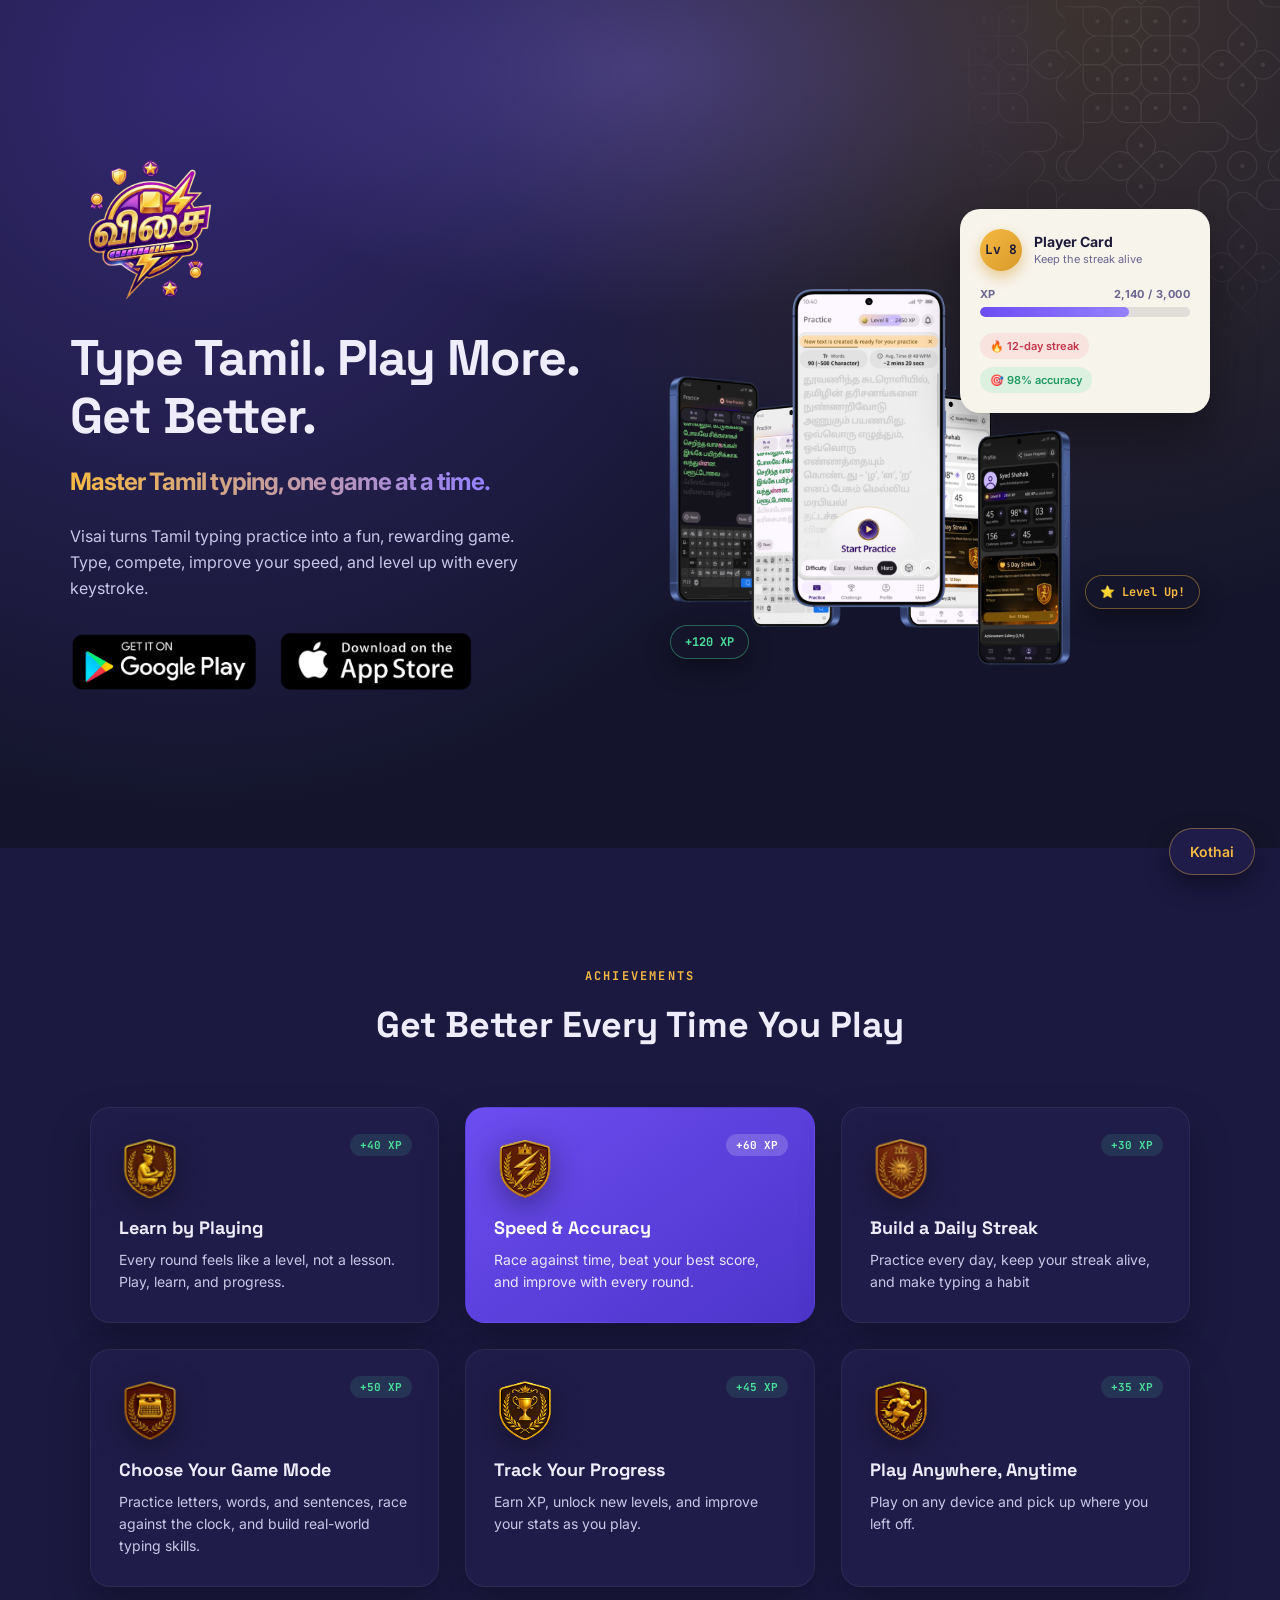
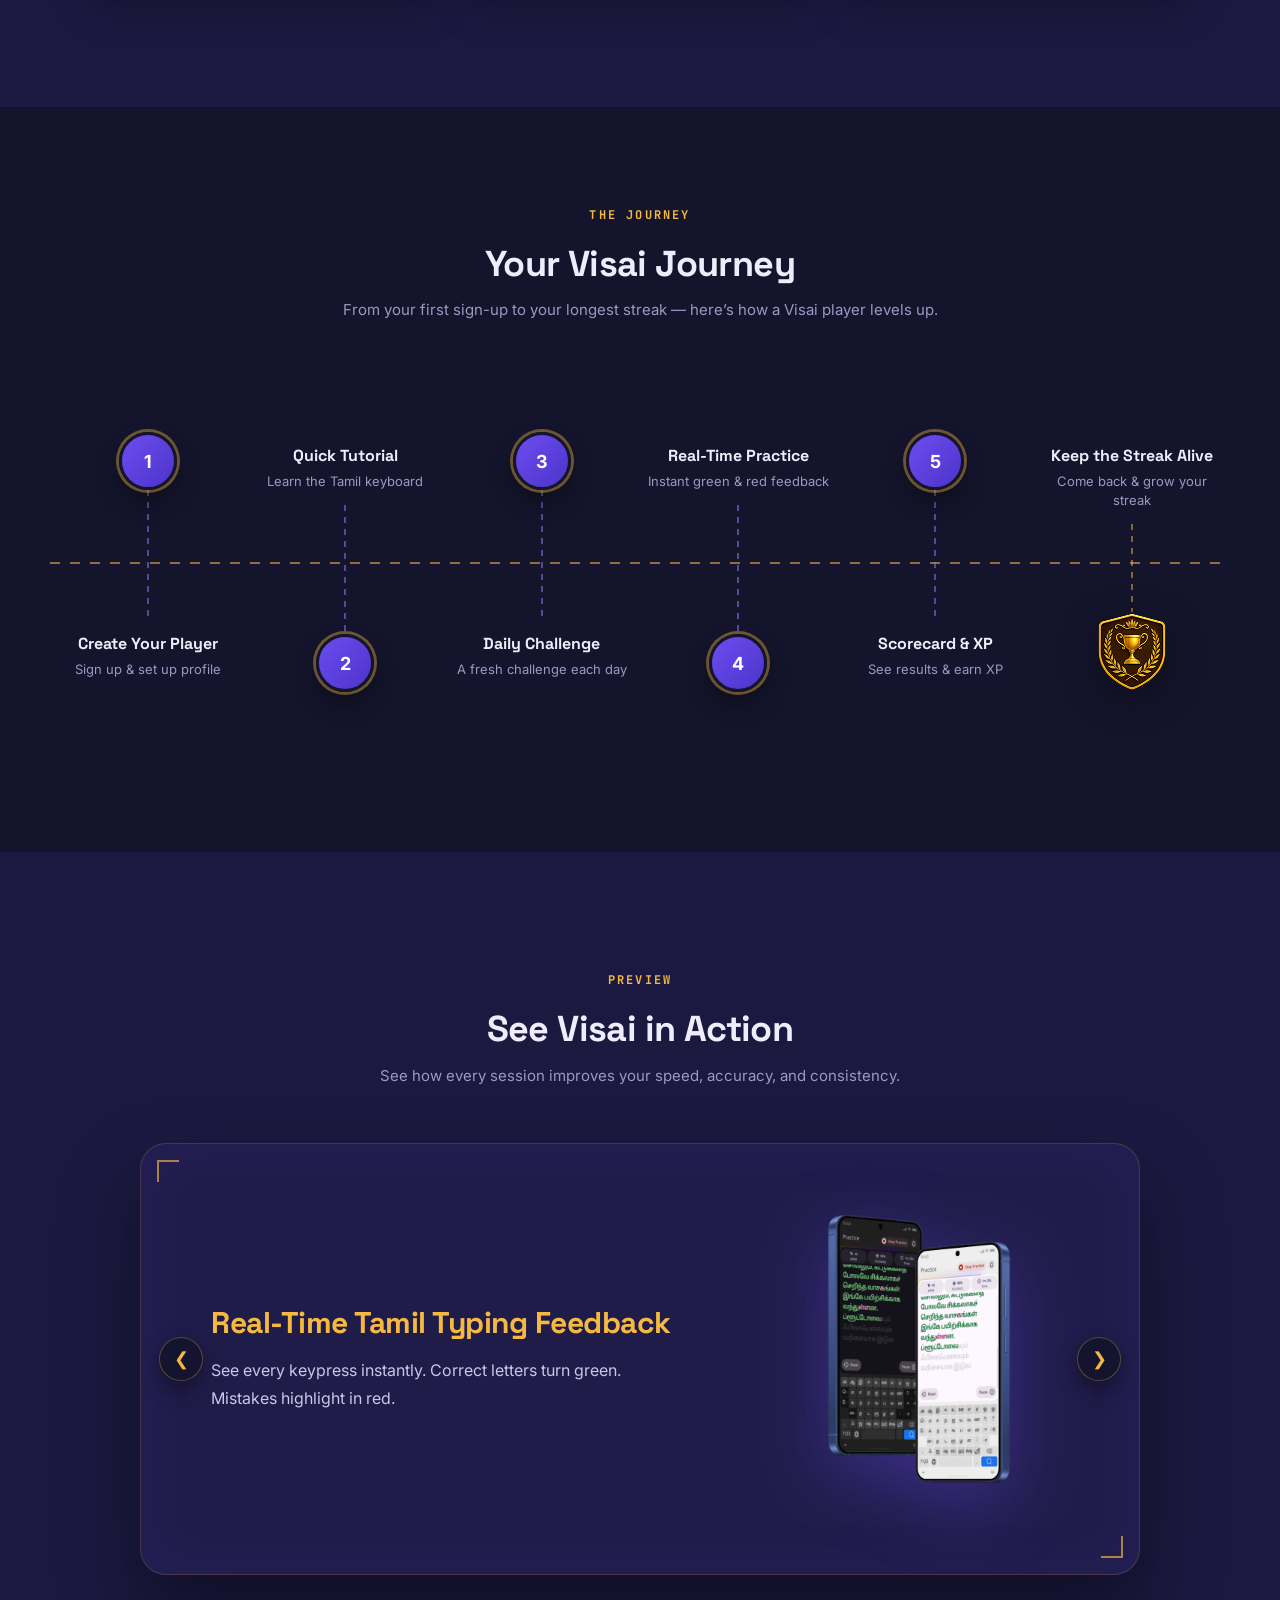
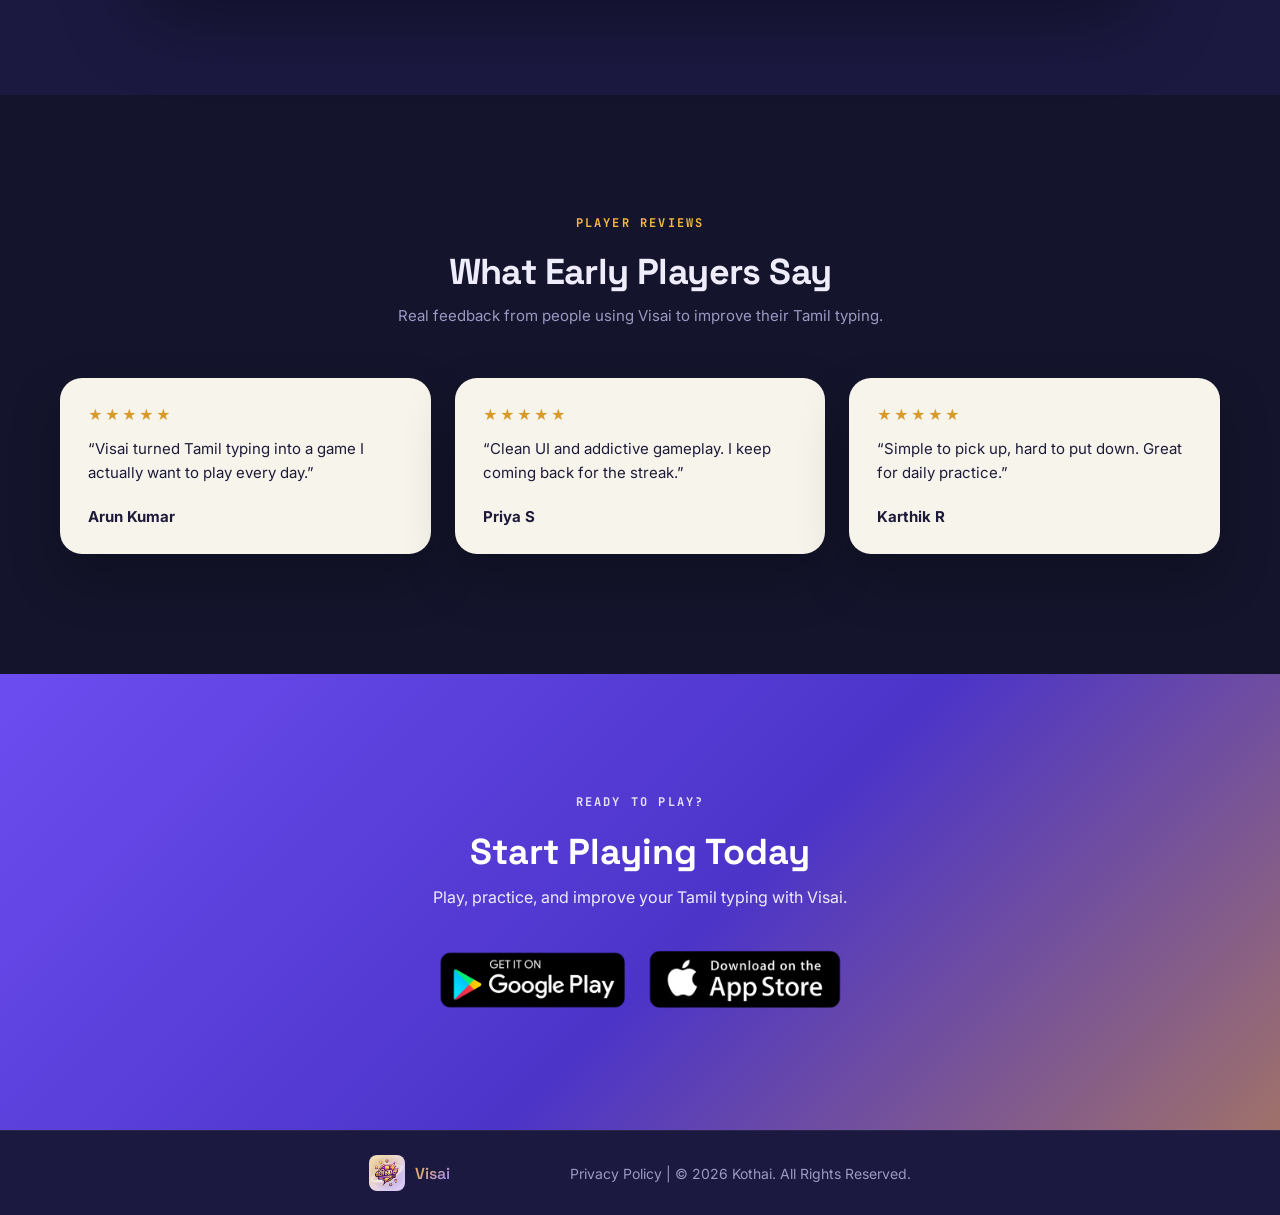
<file: index.html>
<!DOCTYPE html>
<html lang="en">
<head>
  <meta charset="UTF-8" />
  <meta name="viewport" content="width=device-width, initial-scale=1.0"/>
  <title class="logo-title">Visai</title>
  <link rel="stylesheet" href="style.css"/>

  <!-- Icons -->
  <link rel="stylesheet" href="https://cdnjs.cloudflare.com/ajax/libs/font-awesome/6.5.0/css/all.min.css"/>
</head>

<body>

<!-- NAVBAR (hidden initially) -->
<nav class="navbar">
  <div class="nav-left">
    <img src="logo.png" class="nav-logo" />
    <span class="logo-text">Visai</span>
  </div>

  <div class="store-buttons small">
    <a href="https://play.google.com/store/apps/details?id=org.dckap.visai&pcampaignid=web_share">
      <img src="play.png" alt="Get it on Google Play">
    </a>

    <a href="https://apps.apple.com/in/app/visai-app/id6759800070">
      <img src="app.png" alt="Download on App Store">
    </a>
  </div>
</nav>

<!-- HERO -->
<section class="hero">

  <div class="hero-glow"></div>

  <div class="hero-container">

    <!-- LEFT -->
    <div class="hero-left">
      <img src="logo-bg.png" class="hero-logo"/>

      <!-- <span class="section-eyebrow lvl">LEVEL UP  TAMIL TYPING</span> -->

      <h1 class="hero-title">
        Type Tamil. Play More. Get Better.
        <br />
        <span>Master Tamil typing, one game at a time.</span>
      </h1>

      <p>
       Visai turns Tamil typing practice into a fun, rewarding game. Type, compete, improve your speed, and level up with every keystroke.
      </p>

      <!-- BUTTONS -->
      <div class="store-buttons large">
        <a href="https://play.google.com/store/apps/details?id=org.dckap.visai&pcampaignid=web_share">
          <img src="play.png" alt="Get it on Google Play">
        </a>

        <a href="https://apps.apple.com/in/app/visai-app/id6759800070">
          <img src="app.png" alt="Download on App Store">
        </a>
      </div>

      <!-- <div class="hero-stats">
        <div class="hero-stat">
          <span class="hero-stat-num">50K+</span>
          <span class="hero-stat-label">Players</span>
        </div>
        <div class="hero-stat">
          <span class="hero-stat-num">1M+</span>
          <span class="hero-stat-label">Words Typed</span>
        </div>
        <div class="hero-stat">
          <span class="hero-stat-num">4.8&#9733;</span>
          <span class="hero-stat-label">Player Rating</span>
        </div>
      </div> -->
    </div>

    <!-- RIGHT (PLAYER CARD + PHONES) -->
    <div class="hero-right">

      <div class="player-card">
        <div class="player-card-top">
          <div class="level-badge">Lv 8</div>
          <div class="player-card-title">
            <strong>Player Card</strong>
            <span>Keep the streak alive</span>
          </div>
        </div>

        <div class="xp-row">
          <span>XP</span>
          <span class="xp-value">2,140 / 3,000</span>
        </div>

        <div class="xp-bar">
          <div class="xp-fill" data-fill="71"></div>
        </div>

        <div class="player-card-chips">
          <span class="chip streak">&#128293; 12-day streak</span>
          <span class="chip accuracy">&#127919; 98% accuracy</span>
        </div>
      </div>

      <img src="s-1.png" class="phone p1"/>
      <img src="s-2.png" class="phone p2"/>
      <img src="s-5.png" class="phone p3"/>

      <span class="floating-badge badge-1">&#11088; Level Up!</span>
      <span class="floating-badge badge-2">+120 XP</span>

    </div>

  </div>
</section>



<section class="why">

  <span class="section-eyebrow center">ACHIEVEMENTS</span>
  <h2 class="why-title">Get Better Every Time You Play</h2>

  <div class="why-grid">

    <div class="why-card">
      <div class="badge-ring"><img src="badge-learning.png" alt="Learning badge" /></div>
      <span class="xp-tag">+40 XP</span>
      <h3>Learn by Playing</h3>
      <p>Every round feels like a level, not a lesson. Play, learn, and progress.</p>
    </div>

    <div class="why-card highlight">
      <div class="badge-ring"><img src="badge-speed.png" alt="Speed badge" /></div>
      <span class="xp-tag">+60 XP</span>
      <h3>Speed & Accuracy</h3>
      <p>Race against time, beat your best score, and improve with every round.</p>
    </div>

    <div class="why-card">
      <div class="badge-ring"><img src="badge-streak.png" alt="Streak badge" /></div>
      <span class="xp-tag">+30 XP</span>
      <h3>Build a Daily Streak</h3>
      <p>Practice every day, keep your streak alive, and make typing a habit</p>
    </div>

    <div class="why-card">
      <div class="badge-ring"><img src="badge-practice.png" alt="Practice modes badge" /></div>
      <span class="xp-tag">+50 XP</span>
      <h3>Choose Your Game Mode</h3>
      <p>
Practice letters, words, and sentences, race against the clock, and build real-world typing skills.      </p>
      <!-- <ul>
        <li>Letter drills</li>
        <li>Word challenges</li>
        <li>Sentence typing</li>
        <li>Timed rounds</li>
        <li>Real-life practice</li>
      </ul> -->
    </div>

    <div class="why-card">
      <div class="badge-ring"><img src="trophy-badge.png" alt="Trophy badge" /></div>
      <span class="xp-tag">+45 XP</span>
      <h3>Track Your Progress</h3>
      <p>Earn XP, unlock new levels, and improve your stats as you play.</p>
    </div>

    <div class="why-card">
      <div class="badge-ring"><img src="badge-devices.png" alt="Cross-device badge" /></div>
      <span class="xp-tag">+35 XP</span>
      <h3>Play Anywhere, Anytime</h3>
      <p>Play on any device and pick up where you left off.</p>
    </div>

  </div>

</section>

<section class="journey">

  <span class="section-eyebrow center">THE JOURNEY</span>
  <h2 class="journey-title">Your Visai Journey</h2>
  <p class="subheading">
    From your first sign-up to your longest streak &mdash;
    here&rsquo;s how a Visai player levels up.
  </p>

  <div class="roadmap">

    <div class="roadmap-rail"></div>

    <div class="roadmap-col up">
      <div class="roadmap-node"><span>1</span></div>
      <div class="roadmap-connector"></div>
      <div class="roadmap-caption">
        <h3>Create Your Player</h3>
        <p>Sign up &amp; set up profile</p>
      </div>
    </div>

    <div class="roadmap-col down">
      <div class="roadmap-caption">
        <h3>Quick Tutorial</h3>
        <p>Learn the Tamil keyboard</p>
      </div>
      <div class="roadmap-connector"></div>
      <div class="roadmap-node"><span>2</span></div>
    </div>

    <div class="roadmap-col up">
      <div class="roadmap-node"><span>3</span></div>
      <div class="roadmap-connector"></div>
      <div class="roadmap-caption">
        <h3>Daily Challenge</h3>
        <p>A fresh challenge each day</p>
      </div>
    </div>

    <div class="roadmap-col down">
      <div class="roadmap-caption">
        <h3>Real-Time Practice</h3>
        <p>Instant green &amp; red feedback</p>
      </div>
      <div class="roadmap-connector"></div>
      <div class="roadmap-node"><span>4</span></div>
    </div>

    <div class="roadmap-col up">
      <div class="roadmap-node"><span>5</span></div>
      <div class="roadmap-connector"></div>
      <div class="roadmap-caption">
        <h3>Scorecard &amp; XP</h3>
        <p>See results &amp; earn XP</p>
      </div>
    </div>

    <div class="roadmap-col down final">
      <div class="roadmap-caption">
        <h3>Keep the Streak Alive</h3>
        <p>Come back &amp; grow your streak</p>
      </div>
      <div class="roadmap-connector"></div>
      <div class="roadmap-node final-badge"><img src="trophy-badge.png" alt="Streak trophy badge"/></div>
    </div>

  </div>

</section>

<section class="visai-demo">

  <span class="section-eyebrow center">PREVIEW</span>
  <h2>See Visai in Action</h2>

  <p class="subheading">
    See how every session improves your speed,
    accuracy, and consistency.
  </p>


  <div class="slider">

    <!-- LEFT ARROW -->
    <button class="arrow left" aria-label="Previous slide">
      &#10094;
    </button>


    <div class="slides">

      <!-- SLIDE 1 -->
      <div class="slide active">

        <div class="content">

          <div class="text">
            <!-- <span class="stage-tag">STAGE 01</span> -->
            <h3 class="card-head">Real-Time Tamil Typing Feedback</h3>

            <p>
              See every keypress instantly.
              Correct letters turn green.
              Mistakes highlight in red.
            </p>
          </div>

          <div class="image">
            <img src="s-1.png" alt="Tamil typing feedback">
          </div>

        </div>

      </div>


      <!-- SLIDE 2 -->
      <div class="slide">

        <div class="content">

          <div class="text">
            <!-- <span class="stage-tag">STAGE 02</span> -->
            <h3 class="card-head">Practice at Your Own Pace</h3>

            <p>
              Structured practice designed
              to help you build Tamil typing fluency.
            </p>
          </div>

          <div class="image">
            <img src="s-2.png" alt="Tamil typing practice">
          </div>

        </div>

      </div>


      <!-- SLIDE 3 -->
      <div class="slide">

        <div class="content">

          <div class="text">
            <!-- <span class="stage-tag">STAGE 03</span> -->
            <h3 class="card-head">Earn Badges. Build Streaks.</h3>

            <p>
              Track your progress, unlock achievements,
              and stay consistent every day.
            </p>
          </div>

          <div class="image">
            <img src="s-3.png" alt="Badges and streaks">
          </div>

        </div>

      </div>


      <!-- SLIDE 4 -->
      <div class="slide">

        <div class="content">

          <div class="text">
            <!-- <span class="stage-tag">STAGE 04</span> -->
            <h3 class="card-head">A New Challenge Every Day</h3>

            <p>
              Daily goals designed to sharpen
              your Tamil typing skills.
            </p>
          </div>

          <div class="image">
            <img src="s-4.png" alt="Daily typing challenge">
          </div>

        </div>

      </div>


      <!-- SLIDE 5 -->
      <div class="slide">

        <div class="content">

          <div class="text">
            <!-- <span class="stage-tag">STAGE 05</span> -->
            <h3 class="card-head">See Your Progress Clearly</h3>

            <p>
              Understand your progress with
              your personal Tamil typing dashboard.
            </p>
          </div>

          <div class="image">
            <img src="s-5.png" alt="Tamil typing dashboard">
          </div>

        </div>

      </div>

    </div>


    <!-- RIGHT ARROW -->
    <button class="arrow right" aria-label="Next slide">
      &#10095;
    </button>

  </div>

</section>

<section class="testimonials">

  <span class="section-eyebrow center">PLAYER REVIEWS</span>
  <h2>What Early Players Say</h2>

  <p>
    Real feedback from people using Visai to improve their Tamil typing.
  </p>

  <div class="testimonial-grid">

    <div class="card">
      <div class="stars">&#9733;&#9733;&#9733;&#9733;&#9733;</div>
      <p>
        &ldquo;Visai turned Tamil typing into a game I actually want to play every day.&rdquo;
      </p>
      <h4>Arun Kumar</h4>
    </div>

    <div class="card">
      <div class="stars">&#9733;&#9733;&#9733;&#9733;&#9733;</div>
      <p>
        &ldquo;Clean UI and addictive gameplay. I keep coming back for the streak.&rdquo;
      </p>
      <h4>Priya S</h4>
    </div>

    <div class="card">
      <div class="stars">&#9733;&#9733;&#9733;&#9733;&#9733;</div>
      <p>
        &ldquo;Simple to pick up, hard to put down. Great for daily practice.&rdquo;
      </p>
      <h4>Karthik R</h4>
    </div>

  </div>

</section>

<section class="cta">

  <span class="section-eyebrow center light">READY TO PLAY?</span>
  <h2>Start Playing Today</h2>
  <p>Play, practice, and improve your Tamil typing with Visai. </p>

  <div class="store-buttons large">
    <a href="https://play.google.com/store/apps/details?id=org.dckap.visai&pcampaignid=web_share">
      <img src="play.png" alt="Get it on Google Play">
    </a>

    <a href="https://apps.apple.com/in/app/visai-app/id6759800070">
      <img src="app.png" alt="Download on App Store">
    </a>
  </div>

</section>
<footer class="footer">
  <div class="footer-content">

    <div class="footer-left">
      <img src="logo.png" alt="Visai Logo" class="footer-logo">
      <span class="logo-text">Visai</span>
    </div>

    <div class="footer-right">
      <a href="https://keyboard.kothai.org/privacy-policy/"> Privacy Policy |</a>
      &copy; 2026 Kothai. All Rights Reserved.
    </div>

  </div>
</footer>

<!-- SCROLL SCRIPT -->
<script>
  const navbar = document.querySelector(".navbar");

  window.addEventListener("scroll", () => {
    if (window.scrollY > 80) {
      navbar.classList.add("show");
    } else {
      navbar.classList.remove("show");
    }
  });

  // ---------------------------------
  // DEMO SHOWCASE SLIDER
  // ---------------------------------
  (function () {
    const slides = document.querySelectorAll(".visai-demo .slide");
    const nextBtn = document.querySelector(".arrow.right");
    const prevBtn = document.querySelector(".arrow.left");
    const slider = document.querySelector(".slider");

    let current = 0;
    let timer;

    function show(i) {
      slides.forEach(s => s.classList.remove("active"));
      slides[i].classList.add("active");
    }

    function start() {
      timer = setInterval(() => {
        current = (current + 1) % slides.length;
        show(current);
      }, 3000);
    }

    function stop() {
      clearInterval(timer);
    }

    nextBtn.addEventListener("click", () => {
      current = (current + 1) % slides.length;
      show(current);
      stop(); start();
    });

    prevBtn.addEventListener("click", () => {
      current = (current - 1 + slides.length) % slides.length;
      show(current);
      stop(); start();
    });

    slider.addEventListener("mouseenter", stop);
    slider.addEventListener("mouseleave", start);

    show(current);
    start();
  })();

  // ---------------------------------
  // XP BAR FILL ON SCROLL
  // ---------------------------------
  (function () {
    const fill = document.querySelector(".xp-fill");
    if (!fill) return;

    const target = fill.dataset.fill + "%";

    const observer = new IntersectionObserver((entries) => {
      entries.forEach((entry) => {
        if (entry.isIntersecting) {
          fill.style.width = target;
          observer.unobserve(fill);
        }
      });
    }, { threshold: 0.4 });

    observer.observe(fill);
  })();

  // ---------------------------------
  // ROADMAP STEP POP-IN ON SCROLL
  // ---------------------------------
  (function () {
    const cols = document.querySelectorAll(".roadmap-col");
    const rail = document.querySelector(".roadmap-rail");
    if (!cols.length) return;

    const observer = new IntersectionObserver((entries) => {
      entries.forEach((entry) => {
        if (entry.isIntersecting) {
          entry.target.classList.add("in-view");
          observer.unobserve(entry.target);
        }
      });
    }, { threshold: 0.3 });

    cols.forEach((col, i) => {
      col.style.transitionDelay = i * 90 + "ms";
      observer.observe(col);
    });

    if (rail) {
      const railObserver = new IntersectionObserver((entries) => {
        entries.forEach((entry) => {
          if (entry.isIntersecting) {
            rail.classList.add("in-view");
            railObserver.unobserve(rail);
          }
        });
      }, { threshold: 0.1 });
      railObserver.observe(rail);
    }
  })();

  // ---------------------------------
  // ACHIEVEMENT CARD POP-IN ON SCROLL
  // ---------------------------------
  (function () {
    const cards = document.querySelectorAll(".why-card");
    if (!cards.length) return;

    const observer = new IntersectionObserver((entries) => {
      entries.forEach((entry) => {
        if (entry.isIntersecting) {
          entry.target.classList.add("in-view");
          observer.unobserve(entry.target);
        }
      });
    }, { threshold: 0.2 });

    cards.forEach((card, i) => {
      card.style.transitionDelay = (i % 3) * 90 + "ms";
      observer.observe(card);
    });
  })();
</script>
<a href="https://kothai.org/" class="floating-btn">
  Kothai
</a>
</body>
</html>
</file>
<file: style.css>
/* =========================================================
   VISAI LANDING PAGE — "ACHIEVEMENT DASHBOARD" THEME
   Dark indigo shell, gold/violet accents, RPG progress UI
========================================================= */


/* =========================================================
   0. TOKENS
========================================================= */

@import url('https://fonts.googleapis.com/css2?family=Space+Grotesk:wght@500;600;700&family=Inter:wght@400;500;600;700&family=JetBrains+Mono:wght@500;700&display=swap');

:root {
  --bg-deep: #14152C;
  --bg-deep-2: #1B1940;
  --bg-deep-3: #201C4A;

  --violet: #6C4DF0;
  --violet-light: #9481FF;

  --gold: #F5B942;
  --gold-dark: #D89A2A;

  --parchment: #F7F4EC;
  --parchment-dim: #EDE9DC;

  --mint: #4ADE9A;
  --red: #FF6B7A;

  --ink: #EFEDFB;
  --ink-soft: #C9C6E6;
  --muted: #9C98C2;

  --ink-dark: #1E1B3A;
  --muted-dark: #6B6690;

  --font-display: 'Space Grotesk', 'Inter', sans-serif;
  --font-body: 'Inter', sans-serif;
  --font-mono: 'JetBrains Mono', monospace;
}


/* =========================================================
   1. GLOBAL
========================================================= */

*,
*::before,
*::after {
  margin: 0;
  padding: 0;
  box-sizing: border-box;
  font-family: var(--font-body);
}

html {
  scroll-behavior: smooth;
}

body {
  position: relative;

  background: var(--bg-deep);
  color: var(--ink);
  font-family: var(--font-body);
  overflow-x: hidden;
}

img {
  max-width: 100%;
}

button,
a {
  font-family: inherit;
}

h1, h2, h3 {
  font-family: var(--font-display);
}

/* Reusable eyebrow / stage labels */

.section-eyebrow {
  display: inline-block;

  margin-bottom: 20px;
  

  font-family: var(--font-mono);
  font-size: 12px;
  font-weight: 700;

  letter-spacing: 2.2px;

  color: var(--gold);
}

.section-eyebrow.center {
  display: block;
  text-align: center;
}

.section-eyebrow.light {
  color: rgba(255, 255, 255, 0.85);
}


/* =========================================================
   2. NAVBAR
========================================================= */

.navbar {
  position: fixed;

  top: 0;
  left: 0;

  width: 100%;

  display: flex;
  align-items: center;
  justify-content: space-between;

  padding: 10px 20px;

  background: rgba(20, 21, 44, 0.75);

  border-bottom: 1px solid rgba(245, 185, 66, 0.12);

  backdrop-filter: blur(14px);
  -webkit-backdrop-filter: blur(14px);

  z-index: 1000;

  transform: translateY(-100%);
  transition: transform 0.3s ease;
}

.navbar.show {
  transform: translateY(0);
}


/* LEFT */

.nav-left {
  display: flex;
  align-items: center;

  gap: 10px;

  padding-left: 20px;
}

.nav-logo {
  width: 40px;
  height: 40px;

  object-fit: contain;

  border-radius: 8px;
}

.logo-text {
  font-family: var(--font-display);
  font-size: 20px;
  font-weight: 700;

  background: linear-gradient(
    135deg,
    var(--gold),
    var(--violet-light)
  );

  background-clip: text;
  -webkit-background-clip: text;

  color: transparent;
  -webkit-text-fill-color: transparent;
}


/* RIGHT */

.nav-right {
  display: flex;
  align-items: center;

  gap: 14px;
}


/* =========================================================
   3. STORE BUTTONS
========================================================= */

.store-buttons {
  display: flex;
  align-items: center;

  gap: 20px;
}

.store-buttons a {
  display: inline-flex;
  border-radius: 12px;
  transition: transform 0.18s ease, filter 0.18s ease;
}

.store-buttons a:hover {
  transform: translateY(-3px);
  filter: brightness(1.08);
}

.store-buttons a:active {
  transform: translateY(0);
}

/* STORE IMAGE SIZES */

.store-buttons img {
  width: auto;
  height: 400px;

  /* object-fit: contain; */

  /* border-radius: 12px; */

  /* filter: drop-shadow(0 10px 20px rgba(0, 0, 0, 0.35)); */
}

.store-buttons.small img {
  height: 40px;
}

.store-buttons.large img {
  height: 60px;
}


/* =========================================================
   4. HERO
========================================================= */

.hero {
  position: relative;

  padding: 150px 40px 120px;

  overflow: hidden;

  background:
    radial-gradient(circle at 15% 10%, rgba(108, 77, 240, 0.35), transparent 55%),
    radial-gradient(circle at 85% 0%, rgba(245, 185, 66, 0.18), transparent 45%),
    var(--bg-deep);
}

.hero::before {
  content: "";

  position: absolute;

  top: -140px;
  right: -160px;

  width: 480px;
  height: 480px;

  background-image: url('bg-pattern.png');
  background-repeat: repeat;
  background-position: top right;
  

  /* transform: rotate(-18deg); */
  transform-origin: top right;

  opacity: 0.09;
 /* Fade the edges radially */
  -webkit-mask-image: radial-gradient(
    circle,
    black 20%,
    rgba(0, 0, 0, 0.8) 45%,
    transparent 75%
  );
  mask-image: radial-gradient(
    circle,
    black 20%,
    rgba(0, 0, 0, 0.8) 45%,
    transparent 75%
  );
  pointer-events: none;

  z-index: 0;
}

.hero-glow {
  position: absolute;

  top: -180px;
  left: 50%;

  width: 900px;
  height: 500px;

  transform: translateX(-50%);

  background: radial-gradient(ellipse at center, rgba(148, 129, 255, 0.28), transparent 70%);

  pointer-events: none;
}

.hero-container {
  position: relative;

  width: 100%;
  max-width: 1140px;

  margin: 0 auto;

  display: grid;

  grid-template-columns: 1fr 1fr;

  align-items: center;

  gap: 40px;
}


/* HERO LEFT */

.hero-left {
  min-width: 0;
}

.hero-logo {
  width: 160px;
  height: 160px;

  object-fit: cover;

  margin-bottom: 16px;

  /* border-radius: 18px; */

  /* box-shadow:
    0 0 0 3px rgba(245, 185, 66, 0.35),
    0 15px 30px rgba(0, 0, 0, 0.45); */

  transition:
    transform 0.3s ease,
    box-shadow 0.3s ease;
}

.hero-logo:hover {
  transform: scale(1.05) rotate(-2deg);
}


.hero-left h1,
.hero-title {
  margin-bottom: 20px;

  font-size: 50px;
  font-weight: 700;

  line-height: 1.15;

  letter-spacing: -1px;

  color: var(--ink);
}

.hero-title span,
.hero-left h1 span {
  background: linear-gradient(
    90deg,
    var(--gold),
    var(--violet-light)
  );
  font-size: 24px;

  background-clip: text;
  -webkit-background-clip: text;

  color: transparent;
  -webkit-text-fill-color: transparent;
}


.hero-left p {
  max-width: 460px;

  margin-bottom: 30px;

  color: var(--ink-soft);

  font-size: 16px;
  line-height: 1.65;
}


/* HERO BUTTONS */

.hero-left .store-buttons {
  justify-content: flex-start;

  margin-bottom: 36px;
}


/* HERO STATS */

.hero-stats {
  display: flex;

  gap: 34px;
}

.hero-stat {
  display: flex;
  flex-direction: column;
}

.hero-stat-num {
  font-family: var(--font-mono);
  font-size: 22px;
  font-weight: 700;

  color: var(--gold);
}

.hero-stat-label {
  margin-top: 4px;

  font-size: 12px;

  color: var(--muted);

  letter-spacing: 0.3px;
}


/* =========================================================
   5. HERO RIGHT — PLAYER CARD + PHONES
========================================================= */

.hero-right {
  position: relative;

  width: 100%;
  height: 460px;
}

/* PLAYER CARD */

.player-card {
  position: absolute;

  top: 0;
  right: 0;

  width: 250px;

  padding: 20px;

  background: var(--parchment);

  border-radius: 20px;

  box-shadow:
    0 25px 45px rgba(0, 0, 0, 0.35),
    0 0 0 1px rgba(0, 0, 0, 0.03);

  z-index: 5;

  animation: float 5.5s ease-in-out infinite;
}

.player-card-top {
  display: flex;
  align-items: center;

  gap: 12px;

  margin-bottom: 16px;
}

.level-badge {
  display: flex;
  align-items: center;
  justify-content: center;

  width: 42px;
  height: 42px;

  border-radius: 50%;

  background: linear-gradient(135deg, var(--gold), var(--gold-dark));

  color: var(--ink-dark);

  font-family: var(--font-mono);
  font-size: 13px;
  font-weight: 700;

  box-shadow: 0 6px 14px rgba(216, 154, 42, 0.45);
}

.player-card-title {
  display: flex;
  flex-direction: column;
}

.player-card-title strong {
  font-size: 14px;
  font-weight: 700;

  color: var(--ink-dark);
}

.player-card-title span {
  margin-top: 2px;

  font-size: 11px;

  color: var(--muted-dark);
}

.xp-row {
  display: flex;
  justify-content: space-between;

  margin-bottom: 6px;

  font-family: var(--font-mono);
  font-size: 11px;
  font-weight: 700;

  color: var(--muted-dark);

  letter-spacing: 0.4px;
}

.xp-bar {
  width: 100%;
  height: 10px;

  border-radius: 20px;

  background: rgba(30, 27, 58, 0.1);

  overflow: hidden;

  margin-bottom: 16px;
}

.xp-fill {
  width: 0%;
  height: 100%;

  border-radius: 20px;

  background: linear-gradient(90deg, var(--violet), var(--violet-light));

  transition: width 1.1s cubic-bezier(0.22, 1, 0.36, 1);
}

.player-card-chips {
  display: flex;
  flex-wrap: wrap;

  gap: 8px;
}

.chip {
  padding: 6px 10px;

  border-radius: 20px;

  font-size: 11px;
  font-weight: 600;

  white-space: nowrap;
}

.chip.streak {
  background: rgba(255, 107, 122, 0.12);
  color: #C4364A;
}

.chip.accuracy {
  background: rgba(74, 222, 154, 0.15);
  color: #1F9A63;
}


/* PHONES */

.phone {
  position: absolute;

  width: 190px;

  border-radius: 22px;

  /* box-shadow:
    0 25px 50px rgba(0, 0, 0, 0.5),
    0 0 0 6px rgba(255, 255, 255, 0.04); */
}

.p1 {
  left: 0;
  top: 130px;

  animation: float 4s ease-in-out infinite;
}

.p2 {
  left: 115px;
  top: 70px;

  z-index: 2;

  animation: float 5s ease-in-out infinite;
}

.p3 {
  left: 230px;
  top: 150px;

  animation: float 6s ease-in-out infinite;
}

@keyframes float {
  0% { transform: translateY(0); }
  50% { transform: translateY(-14px); }
  100% { transform: translateY(0); }
}


/* FLOATING BADGES */

.floating-badge {
  position: absolute;

  padding: 8px 14px;

  border-radius: 20px;

  background: rgba(20, 21, 44, 0.85);

  border: 1px solid rgba(245, 185, 66, 0.4);

  color: var(--gold);

  font-family: var(--font-mono);
  font-size: 12px;
  font-weight: 700;

  box-shadow: 0 10px 25px rgba(0, 0, 0, 0.4);

  z-index: 6;

  animation: badgePulse 3.4s ease-in-out infinite;
}

.badge-1 {
  right: 10px;
  bottom: 60px;

  animation-delay: 0.4s;
}

.badge-2 {
  left: 10px;
  bottom: 10px;

  color: var(--mint);

  border-color: rgba(74, 222, 154, 0.4);

  animation-delay: 1.2s;
}

@keyframes badgePulse {
  0%, 100% { transform: translateY(0) scale(1); }
  50% { transform: translateY(-6px) scale(1.04); }
}


/* =========================================================
   5B. JOURNEY — ROADMAP (horizontal zigzag track)
========================================================= */

.journey {
  padding: 100px 20px 110px;

  text-align: center;

  background: var(--bg-deep);
}

.journey-title {
  margin-bottom: 12px;

  font-size: 36px;
  font-weight: 700;

  line-height: 1.2;

  letter-spacing: -0.6px;

  color: var(--ink);
}

.journey .subheading {
  margin-bottom: 60px;
}


/* TRACK */

.roadmap {
  position: relative;

  width: 100%;
  max-width: 1180px;

  height: 360px;

  margin: 0 auto;

  display: flex;
  align-items: stretch;
}

.roadmap-rail {
  position: absolute;

  top: 50%;
  left: 0;
  right: 0;

  height: 2px;

  transform: scaleX(0);
  transform-origin: left;

  background: repeating-linear-gradient(
    to right,
    var(--gold) 0,
    var(--gold) 10px,
    transparent 10px,
    transparent 20px
  );

  opacity: 0.55;

  z-index: 0;

  transition: transform 1.2s cubic-bezier(0.22, 1, 0.36, 1);
}

.roadmap-rail.in-view {
  transform: scaleX(1);
}


/* COLUMN */

.roadmap-col {
  position: relative;

  flex: 1;

  display: flex;
  flex-direction: column;
  align-items: center;

  padding: 50px 0;

  opacity: 0;
  transform: translateY(14px);

  transition:
    opacity 0.5s ease,
    transform 0.5s ease;
}

.roadmap-col.in-view {
  opacity: 1;
  transform: translateY(0);
}


/* CAPTION */

.roadmap-caption {
  max-width: 184px;

  margin: 14px 0;

  text-align: center;
}

.roadmap-caption h3 {
  margin-bottom: 5px;

  font-size: 16px;
  font-weight: 700;

  line-height: 1.28;

  color: var(--ink);
}

.roadmap-caption p {
  font-size: 13px;

  line-height: 1.45;

  color: var(--muted);
}


/* NODE */

.roadmap-node {
  flex-shrink: 0;

  width: 58px;
  height: 58px;

  display: flex;
  align-items: center;
  justify-content: center;

  border-radius: 50%;

  background: linear-gradient(135deg, var(--violet), #4C34C9);

  border: 3px solid var(--bg-deep);

  box-shadow:
    0 0 0 3px rgba(245, 185, 66, 0.4),
    0 12px 24px rgba(0, 0, 0, 0.4);

  color: #fff;

  font-family: var(--font-mono);
  font-size: 18px;
  font-weight: 700;

  z-index: 2;
}

.roadmap-col.final .roadmap-node {
  background: transparent;

  border: none;

  box-shadow: none;

  width: 80px;
  height: 80px;
}

.roadmap-node.final-badge img {
  width: 100%;
  height: 100%;

  object-fit: contain;

  filter: drop-shadow(0 10px 20px rgba(0, 0, 0, 0.45));

  animation: badgePulse 3.4s ease-in-out infinite;
}


/* CONNECTOR (node to rail) */

.roadmap-connector {
  width: 2px;
  flex: 1;

  min-height: 30px;


  background: repeating-linear-gradient(
    to bottom,
    var(--violet-light) 0,
    var(--violet-light) 6px,
    transparent 6px,
    transparent 12px
  );

  opacity: 0.5;
}

.roadmap-col.final .roadmap-connector {
  background: repeating-linear-gradient(
    to bottom,
    var(--gold) 0,
    var(--gold) 6px,
    transparent 6px,
    transparent 12px
  );
}


/* =========================================================
   6. WHY VISAI — ACHIEVEMENTS
========================================================= */

.why {
  padding: 120px 20px;

  background: var(--bg-deep-2);

  text-align: center;
}

.why-title {
  margin-bottom: 60px;

  font-size: 36px;
  font-weight: 700;

  line-height: 1.2;

  color: var(--ink);
}


/* GRID */

.why-grid {
  width: 100%;
  max-width: 1100px;

  margin: 0 auto;

  display: grid;

  grid-template-columns: repeat(3, minmax(0, 1fr));

  gap: 26px;
}


/* CARD */

.why-card {
  position: relative;

  padding: 30px 28px;

  border: 1px solid rgba(255, 255, 255, 0.06);

  border-radius: 20px;

  background: var(--bg-deep-3);

  text-align: left;

  box-shadow: 0 20px 40px rgba(0, 0, 0, 0.25);

  opacity: 0;
  transform: translateY(24px) scale(0.98);

  transition:
    opacity 0.55s ease,
    transform 0.55s ease,
    box-shadow 0.3s ease;
}

.why-card.in-view {
  opacity: 1;
  transform: translateY(0) scale(1);
}

.why-card:hover {
  box-shadow: 0 30px 55px rgba(108, 77, 240, 0.2);
}


/* BADGE (icon) */

.badge-ring {
  display: flex;
  align-items: center;
  justify-content: center;

  width: 62px;
  height: 62px;

  margin-bottom: 16px;
}

.badge-ring img {
  width: 100%;
  height: 100%;

  object-fit: contain;

  filter: drop-shadow(0 8px 16px rgba(0, 0, 0, 0.4));

  transition: transform 0.3s ease;
}

.why-card:hover .badge-ring img {
  transform: translateY(-3px) scale(1.04);
}


/* XP TAG */

.xp-tag {
  position: absolute;

  top: 26px;
  right: 26px;

  padding: 4px 10px;

  border-radius: 20px;

  background: rgba(74, 222, 154, 0.12);

  color: var(--mint);

  font-family: var(--font-mono);
  font-size: 11px;
  font-weight: 700;
}


/* TEXT */

.why-card h3 {
  margin-bottom: 10px;

  font-size: 18px;

  color: var(--ink);
}

.why-card p {
  color: var(--ink-soft);

  font-size: 14px;

  line-height: 1.55;
}

.why-card ul {
  padding-left: 18px;

  color: var(--ink-soft);

  font-size: 14px;

  line-height: 1.65;
}


/* HIGHLIGHT */

.why-card.highlight {
  background: linear-gradient(
    145deg,
    var(--violet),
    #4C34C9
  );

  border-color: transparent;
}

.why-card.highlight .xp-tag {
  background: rgba(255, 255, 255, 0.18);
  color: #fff;
}

.why-card.highlight h3 {
  color: #fff;
}

.why-card.highlight p,
.why-card.highlight ul {
  color: rgba(255, 255, 255, 0.88);
}


/* =========================================================
   7. VISAI SHOWCASE — PREVIEW
========================================================= */

.visai-demo {
  padding: 120px 20px;

  text-align: center;

  background: var(--bg-deep-2);
}

.visai-demo h2 {
  margin-bottom: 12px;

  font-size: 36px;
  font-weight: 700;

  line-height: 1.2;

  letter-spacing: -0.6px;

  color: var(--ink);
}

.subheading {
  max-width: 620px;

  margin: 0 auto 55px;

  font-size: 15px;

  line-height: 1.6;

  color: var(--muted);
}


/* SLIDER — styled like a HUD console */

.slider {
  position: relative;

  width: 100%;
  max-width: 1000px;

  min-height: 420px;

  margin: 0 auto;

  padding: 35px 70px;

  display: flex;
  align-items: center;

  border-radius: 26px;

  background: var(--bg-deep-3);

  border: 1px solid rgba(245, 185, 66, 0.18);

  box-shadow:
    0 40px 80px rgba(0, 0, 0, 0.4),
    inset 0 0 60px rgba(108, 77, 240, 0.08);

  overflow: hidden;
}

.slider::before,
.slider::after {
  content: "";

  position: absolute;

  width: 22px;
  height: 22px;

  border-color: var(--gold);
  border-style: solid;

  opacity: 0.65;
}

.slider::before {
  top: 16px;
  left: 16px;

  border-width: 2px 0 0 2px;
}

.slider::after {
  bottom: 16px;
  right: 16px;

  border-width: 0 2px 2px 0;
}


/* SLIDES */

.slides {
  width: 100%;
}

.slide {
  display: none;

  width: 100%;
}

.slide.active {
  display: block;
}


/* SLIDE CONTENT */

.content {
  width: 100%;

  min-height: 350px;

  display: flex;

  align-items: center;
  justify-content: space-between;

  gap: 45px;
}


/* TEXT */

.text {
  flex: 1;

  max-width: 500px;

  text-align: left;
}
.text .card-head{
color: var(--gold);
}
.stage-tag {
  display: block;

  margin-bottom: 14px;

  font-family: var(--font-mono);
  font-size: 11px;
  font-weight: 700;

  letter-spacing: 1.8px;

  color: var(--gold);
}

.text h3 {
  margin-bottom: 16px;

  font-size: 30px;
  font-weight: 700;

  line-height: 1.2;

  letter-spacing: -0.5px;

  color: var(--ink);
}

.text p {
  max-width: 450px;

  font-size: 16px;

  line-height: 1.7;

  color: var(--ink-soft);
}


/* IMAGE */

.image {
  flex: 0 0 300px;

  width: 300px;
  height: 360px;

  display: flex;

  align-items: center;
  justify-content: center;

  background: transparent;

  border-radius: 20px;
}

.image img {
  display: block;

  width: 300px;
  height: 360px;

  object-fit: contain;

  border-radius: 28px;

  filter:
    drop-shadow(
      0 20px 35px rgba(108, 77, 240, 0.35)
    );

  transition:
    transform 0.4s ease,
    filter 0.4s ease;
}

.slide.active .image img {
  transform: translateY(-4px);
}

.slide.active .image:hover img {
  transform:
    translateY(-8px)
    scale(1.015);

  filter:
    drop-shadow(
      0 25px 40px rgba(245, 185, 66, 0.3)
    );
}


/* ARROWS */

.arrow {
  position: absolute;

  top: 50%;

  width: 44px;
  height: 44px;

  padding: 0;

  transform: translateY(-50%);

  display: flex;

  align-items: center;
  justify-content: center;

  border-radius: 50%;

  border: 1px solid rgba(245, 185, 66, 0.3);

  background: rgba(20, 21, 44, 0.9);

  color: var(--gold);

  font-size: 18px;

  line-height: 1;

  cursor: pointer;

  box-shadow: 0 8px 20px rgba(0, 0, 0, 0.35);

  z-index: 10;
}

.arrow.left {
  left: 18px;
}

.arrow.right {
  right: 18px;
}

.arrow:hover {
  transform:
    translateY(-50%)
    scale(1.08);

  background: var(--gold);

  color: var(--ink-dark);
}

.arrow:active {
  transform:
    translateY(-50%)
    scale(0.94);
}


/* SLIDE ANIMATION */

.slide {
  animation: slideFade 0.45s ease;
}

@keyframes slideFade {
  from {
    opacity: 0;
    transform: translateX(10px);
  }
  to {
    opacity: 1;
    transform: translateX(0);
  }
}


/* =========================================================
   8. TESTIMONIALS — PLAYER REVIEWS
========================================================= */

.testimonials {
  width: 100%;
  max-width: 1200px;

  margin: 0 auto;

  padding: 120px 20px;

  text-align: center;
}

.testimonials h2 {
  margin-bottom: 10px;

  font-size: 36px;
  font-weight: 700;

  line-height: 1.2;

  letter-spacing: -0.6px;

  color: var(--ink);
}

.testimonials > p {
  max-width: 650px;

  margin: 0 auto;

  font-size: 15px;

  line-height: 1.6;

  color: var(--muted);
}


/* GRID */

.testimonial-grid {
  display: grid;

  grid-template-columns:
    repeat(3, minmax(0, 1fr));

  gap: 24px;

  margin-top: 50px;
}


/* CARD */

.card {
  position: relative;

  min-height: 150px;

  padding: 28px;

  text-align: left;

  background: var(--parchment);

  border-radius: 22px;

  box-shadow:
    0 25px 50px rgba(0, 0, 0, 0.25);
}

.stars {
  margin-bottom: 14px;

  color: var(--gold-dark);

  font-size: 14px;

  letter-spacing: 2px;
}

.card p {
  margin-bottom: 22px;

  font-size: 15px;

  line-height: 1.6;

  color: var(--ink-dark);
}

.card h4 {
  font-size: 15px;
  font-weight: 700;

  color: var(--ink-dark);
}

.card span {
  display: block;

  margin-top: 5px;

  font-size: 13px;

  color: var(--muted-dark);
}


/* =========================================================
   9. CTA — START YOUR QUEST
========================================================= */

.cta {
  padding: 120px 40px;

  text-align: center;

  background:
    linear-gradient(
      135deg,
      var(--violet) 0%,
      #4C34C9 55%,
      var(--gold-dark) 130%
    );

  color: #fff;
}

.cta h2 {
  margin-bottom: 10px;

  font-size: 36px;

  line-height: 1.25;
}

.cta p {
  max-width: 650px;

  margin: 0 auto 40px;

  line-height: 1.6;

  opacity: 0.9;
}

.cta .store-buttons {
  justify-content: center;
}


/* =========================================================
   10. FLOATING BUTTON
========================================================= */

.floating-btn {
  position: fixed;

  right: 25px;
  bottom: 25px;

  padding: 14px 20px;

  border-radius: 50px;

  background: var(--bg-deep-3);

  border: 1px solid rgba(245, 185, 66, 0.4);

  color: var(--gold);

  font-size: 14px;
  font-weight: 600;

  text-decoration: none;

  box-shadow: 0 10px 25px rgba(0, 0, 0, 0.4);

  transition:
    transform 0.3s ease,
    box-shadow 0.3s ease;

  z-index: 1000;
}

.floating-btn:hover {
  transform: translateY(-3px);

  background: var(--gold);
  color: var(--ink-dark);

  box-shadow: 0 15px 35px rgba(0, 0, 0, 0.5);
}


/* =========================================================
   11. FOOTER
========================================================= */

.footer {
  padding: 24px 40px;

  background: var(--bg-deep-2);

  border-top: 1px solid rgba(255, 255, 255, 0.06);
}

.footer-content {
  display: flex;

  align-items: center;
  justify-content: center;

  gap: 10%;
}


/* LEFT */

.footer-left {
  display: flex;

  align-items: center;

  gap: 10px;
}

.footer-logo {
  width: 36px;
  height: 36px;

  border-radius: 8px;
}

.footer-text,
.footer-left .logo-text {
  font-size: 16px;
  font-weight: 600;
}


/* RIGHT */

.footer-right {
  font-size: 14px;

  color: var(--muted);
}

.footer-right a {
  font-size: 14px;

  color: var(--muted);

  text-decoration: none;
}

.footer-right a:hover {
  color: var(--gold);
}


/* =========================================================
   12. TABLET
   769px - 1000px
========================================================= */

@media (max-width: 1000px) {

  /* HERO */

  .hero-container {
    gap: 20px;
  }

  .hero-left h1,
  .hero-title {
    font-size: 42px;
  }

  .hero-right {
    height: 400px;
  }

  .player-card {
    width: 220px;
  }

  .phone {
    width: 160px;
  }

  .p1 {
    left: 0;
    top: 150px;
  }

  .p2 {
    left: 95px;
    top: 90px;
  }

  .p3 {
    left: 190px;
    top: 160px;
  }

  /* JOURNEY */

  .journey {
    padding: 90px 20px 100px;
  }

  .journey .subheading {
    margin-bottom: 55px;
  }

  .roadmap {
    height: 320px;
  }

  .roadmap-node {
    width: 50px;
    height: 50px;

    font-size: 15px;
  }

  .roadmap-col.final .roadmap-node {
    width: 66px;
    height: 66px;
  }

  .roadmap-caption {
    max-width: 150px;
  }

  .roadmap-caption h3 {
    font-size: 14px;
  }

  .roadmap-caption p {
    font-size: 12px;
  }

  /* WHY */

  .why-grid {
    gap: 20px;
  }

  /* SHOWCASE */

  .slider {
    padding-left: 55px;
    padding-right: 55px;
  }

  .content {
    gap: 25px;
  }

  .image {
    flex-basis: 260px;

    width: 260px;
    height: 330px;
  }

  .image img {
    width: 260px;
    height: 330px;
  }

}


/* =========================================================
   13. MOBILE
   768px and below
========================================================= */

@media (max-width: 768px) {

  /* NAVBAR */

  .navbar {
    padding: 9px 14px;
  }

  .nav-left {
    padding-left: 0;

    gap: 7px;
  }

  .nav-logo {
    width: 34px;
    height: 34px;
  }

  .logo-text {
    font-size: 18px;
  }


  /* HERO */

  .hero {
    padding: 105px 20px 60px;
  }

  .hero::before {
    top: -70px;
    right: -90px;

    width: 280px;
    height: 280px;
  }

  .hero-container {
    display: flex;

    flex-direction: column;

    gap: 44px;

    text-align: center;
  }

  .hero-left {
    width: 100%;

    display: flex;

    flex-direction: column;

    align-items: center;
  }

  .hero-logo {
    width: 120px;
    height: 120px;

    margin-bottom: 18px;
  }

  .hero-left h1,
  .hero-title {
    max-width: 520px;

    margin-bottom: 16px;

    font-size: 34px;

    line-height: 1.18;
  }

  .hero-left p {
    max-width: 430px;

    margin-bottom: 25px;

    font-size: 15px;

    line-height: 1.6;

    text-align: center;
  }

  .hero-left .store-buttons {
    justify-content: center;

    width: 100%;

    gap: 10px;

    margin-bottom: 28px;
  }

  .hero-stats {
    justify-content: center;

    gap: 26px;
  }

  .hero-right {
    width: 100%;

    height: 330px;

    margin-top: 10px;
  }

  .player-card {
    width: 210px;

    left: 50%;
    right: auto;

    top: -10px;

    transform: translateX(-50%);
  }

  @keyframes float {
    0% { transform: translateX(-50%) translateY(0); }
    50% { transform: translateX(-50%) translateY(-10px); }
    100% { transform: translateX(-50%) translateY(0); }
  }

  .phone {
    width: 120px;
  }

  .p1 {
    left: calc(50% - 140px);
    top: 175px;
  }

  .p2 {
    left: calc(50% - 60px);
    top: 120px;
  }

  .p3 {
    left: calc(50% + 20px);
    top: 175px;
  }

  .floating-badge {
    font-size: 11px;
    padding: 6px 11px;
  }


  /* JOURNEY */

  .journey {
    padding: 70px 20px 80px;
  }

  .journey-title {
    font-size: 28px;
  }

  .journey .subheading {
    margin-bottom: 40px;

    font-size: 14px;
  }

  .roadmap {
    height: auto;

    flex-direction: column;
    align-items: stretch;
  }

  .roadmap-rail {
    top: 0;
    bottom: 0;
    left: 21px;
    right: auto;

    width: 2px;
    height: auto;

    transform: scaleY(0);
    transform-origin: top;

    background: repeating-linear-gradient(
      to bottom,
      var(--gold) 0,
      var(--gold) 8px,
      transparent 8px,
      transparent 16px
    );
  }

  .roadmap-rail.in-view {
    transform: scaleY(1);
  }

  .roadmap-col {
    flex-direction: row;

    align-items: center;

    gap: 14px;

    margin-bottom: 24px;
  }

  .roadmap-col:last-child {
    margin-bottom: 0;
  }

  .roadmap-col.up,
  .roadmap-col.down {
    justify-content: flex-start;
  }

  .roadmap-connector {
    display: none;
  }

  .roadmap-node {
    order: 1;

    width: 42px;
    height: 42px;

    font-size: 13px;
  }

  .roadmap-col.final .roadmap-node {
    width: 52px;
    height: 52px;
  }

  .roadmap-caption {
    order: 2;

    max-width: none;

    margin: 0 !important;

    text-align: left;
  }

  .roadmap-caption h3 {
    font-size: 14.5px;
  }

  .roadmap-caption p {
    font-size: 12px;
  }


  /* WHY */

  .why {
    padding: 80px 20px;
  }

  .why-title {
    margin-bottom: 40px;

    font-size: 28px;
  }

  .why-grid {
    grid-template-columns: 1fr;

    gap: 18px;

    max-width: 520px;
  }

  .why-card {
    padding: 25px;
  }


  /* TESTIMONIALS */

  .testimonials {
    padding: 80px 20px;
  }

  .testimonials h2 {
    font-size: 28px;
  }

  .testimonials > p {
    font-size: 14px;
  }

  .testimonial-grid {
    grid-template-columns: 1fr;

    max-width: 520px;

    margin: 35px auto 0;

    gap: 18px;
  }

  .card {
    min-height: auto;

    padding: 25px;
  }


  /* SHOWCASE */

  .visai-demo {
    padding: 80px 16px;
  }

  .visai-demo h2 {
    font-size: 28px;
  }

  .subheading {
    margin-bottom: 35px;

    font-size: 14px;
  }

  .slider {
    min-height: 0;

    padding: 35px 40px;

    border-radius: 24px;
  }

  .content {
    min-height: 570px;

    flex-direction: column-reverse;

    justify-content: center;

    gap: 25px;
  }

  .text {
    width: 100%;

    max-width: 100%;

    text-align: center;
  }

  .stage-tag {
    text-align: center;
  }

  .text h3 {
    font-size: 24px;

    letter-spacing: -0.4px;
  }

  .text p {
    max-width: 100%;

    font-size: 15px;
  }

  .image {
    flex: none;

    width: 230px;
    height: 300px;
  }

  .image img {
    width: 230px;
    height: 300px;

    border-radius: 24px;
  }

  .arrow {
    width: 40px;
    height: 40px;

    font-size: 16px;
  }

  .arrow.left {
    left: 10px;
  }

  .arrow.right {
    right: 10px;
  }


  /* CTA */

  .cta {
    padding: 75px 20px;
  }

  .cta h2 {
    max-width: 600px;

    margin: 0 auto 12px;

    font-size: 27px;
  }

  .cta p {
    max-width: 500px;

    margin: 0 auto 30px;

    font-size: 15px;

    line-height: 1.6;
  }

  .cta .store-buttons {
    width: 100%;

    justify-content: center;

    gap: 10px;
  }


  /* FOOTER */

  .footer {
    padding: 22px 20px;
  }

  .footer-content {
    flex-direction: column;

    gap: 12px;

    text-align: center;
  }

  .footer-left {
    justify-content: center;
  }

  .footer-right {
    font-size: 12px;
  }

  .footer-right a {
    font-size: 12px;
  }


  /* FLOATING BUTTON */

  .floating-btn {
    right: 15px;
    bottom: 15px;

    padding: 11px 16px;

    font-size: 12px;
  }

}


/* =========================================================
   14. SMALL MOBILE
   480px and below
========================================================= */

@media (max-width: 480px) {

  /* NAVBAR */

  .navbar {
    padding: 7px 10px;
  }

  .nav-logo {
    width: 22px;
    height: 22px;
  }

  .logo-text {
    font-size: 17px;
  }


  /* HERO */

  .hero {
    padding: 90px 16px 45px;
  }

  .hero-logo {
    width: 80px;
    height: 80px;

    margin-bottom: 16px;
  }

  .hero-left h1,
  .hero-title {
    font-size: 29px;

    line-height: 1.16;
  }

  .hero-left p {
    max-width: 340px;

    font-size: 14px;
  }

  .hero-left .store-buttons {
    gap: 8px;
  }

  .hero-stats {
    gap: 18px;
  }

  .hero-stat-num {
    font-size: 18px;
  }


  /* HERO PLAYER CARD + PHONES */

  .hero-right {
    height: 300px;
  }

  .player-card {
    width: 180px;

    padding: 16px;
  }

  .phone {
    width: 100px;
  }

  .p1 {
    left: calc(50% - 115px);
    top: 165px;
  }

  .p2 {
    left: calc(50% - 50px);
    top: 115px;
  }

  .p3 {
    left: calc(50% + 15px);
    top: 165px;
  }


  /* WHY */

  .why {
    padding: 70px 16px;
  }

  .why-title {
    font-size: 25px;

    margin-bottom: 32px;
  }

  .why-card {
    padding: 23px;
  }

  .why-card h3 {
    font-size: 17px;
  }

  .why-card p,
  .why-card ul {
    font-size: 14px;
  }

  .xp-tag {
    top: 20px;
    right: 20px;
  }


  /* TESTIMONIALS */

  .testimonials {
    padding: 70px 16px;
  }

  .testimonials h2 {
    font-size: 25px;
  }

  .testimonials > p {
    font-size: 14px;
  }

  .testimonial-grid {
    margin-top: 30px;
  }

  .card {
    padding: 23px;
  }

  .card p {
    font-size: 14px;
  }


  /* SHOWCASE */

  .visai-demo {
    padding: 65px 12px;
  }

  .visai-demo h2 {
    font-size: 25px;
  }

  .subheading {
    font-size: 14px;

    margin-bottom: 30px;
  }

  .slider {
    padding: 30px 32px;

    border-radius: 22px;
  }

  .content {
    min-height: 520px;

    gap: 20px;
  }

  .image {
    width: 200px;
    height: 270px;
  }

  .image img {
    width: 200px;
    height: 270px;

    border-radius: 22px;
  }

  .text h3 {
    font-size: 22px;
  }

  .text p {
    font-size: 14px;
  }

  .arrow {
    width: 38px;
    height: 38px;

    font-size: 15px;
  }


  /* CTA */

  .cta {
    padding: 60px 18px;
  }

  .cta h2 {
    font-size: 24px;
  }

  .cta p {
    font-size: 14px;

    margin-bottom: 25px;
  }

  .cta .store-buttons {
    gap: 8px;
  }


  /* FOOTER */

  .footer {
    padding: 20px 16px;
  }

  .footer-content {
    gap: 10px;
  }

  .footer-right,
  .footer-right a {
    font-size: 11px;
  }


  /* FLOATING BUTTON */

  .floating-btn {
    right: 12px;
    bottom: 12px;

    padding: 10px 14px;

    font-size: 11px;
  }

}


/* =========================================================
   15. REDUCED MOTION
========================================================= */

@media (prefers-reduced-motion: reduce) {
  .player-card,
  .phone,
  .floating-badge {
    animation: none !important;
  }

  .why-card,
  .xp-fill {
    transition: none !important;
  }
}
</file>
